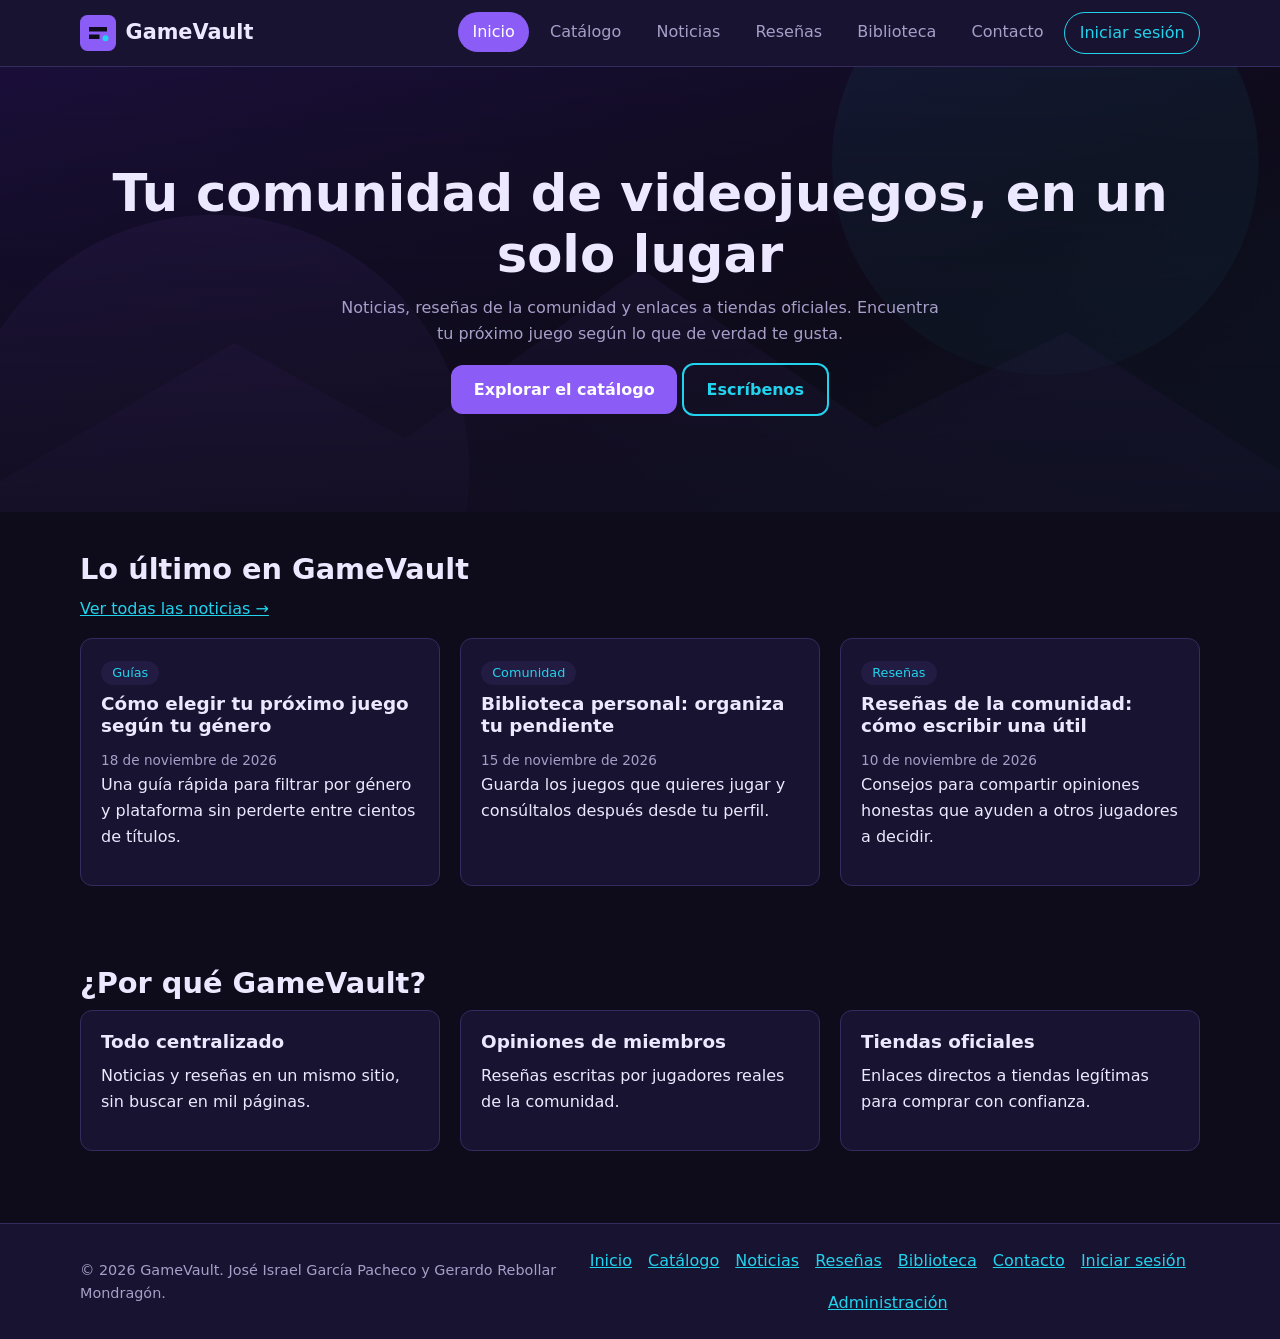
<file: index.html>
<!DOCTYPE html>
<html lang="es">

<head>
  <!-- Configuración inicial de la página -->
  <meta charset="UTF-8">
  <meta name="viewport" content="width=device-width, initial-scale=1">
  <meta name="description"
    content="Comunidad de noticias y reseñas de videojuegos con biblioteca personal y enlaces a tiendas oficiales.">
  <title>Inicio | GameVault</title>
  <link rel="icon" href="img/logo.svg" type="image/svg+xml">
  <link rel="stylesheet" href="css/styles.css">
</head>

<body>
  <!-- Barra superior -->
  <header class="encabezado">
    <!-- Logo y nombre de la página -->
    <a class="marca" href="index.html"><img src="img/logo.svg" alt="" width="36" height="36">GameVault</a>

    <!-- Menú hamburguesa -->
    <button class="menu-toggle" type="button" aria-expanded="false" aria-controls="menu-principal">☰ Menú</button>

    <!-- Menú de navegación entre las páginas -->
    <nav aria-label="Navegación principal">
      <ul class="menu" id="menu-principal">
        <li><a href="index.html" aria-current="page">Inicio</a></li>
        <li><a href="productos.html">Catálogo</a></li>
        <li><a href="noticias.html">Noticias</a></li>
        <li><a href="resenas.html">Reseñas</a></li>
        <li><a href="biblioteca.html">Biblioteca</a></li>
        <li><a href="contacto.html">Contacto</a></li>
        <li><a href="login.html" class="entrar">Iniciar sesión</a></li>
      </ul>
    </nav>
  </header>
  <main>
    <!-- Pantalla inicial -->
    <section class="hero" aria-labelledby="t-hero">
      <h1 id="t-hero">Tu comunidad de videojuegos, en un solo lugar</h1>
      <p>Noticias, reseñas de la comunidad y enlaces a tiendas oficiales. Encuentra tu próximo juego según lo que de
        verdad te gusta.</p>
      <a class="boton" href="productos.html">Explorar el catálogo</a>
      <a class="boton boton-sec" href="contacto.html">Escríbenos</a>
    </section>

    <!-- Recomendaciones de que hacer en la página -->
    <section aria-labelledby="t-noticias">
      <h2 id="t-noticias">Lo último en GameVault</h2>
      <p><a href="noticias.html">Ver todas las noticias →</a></p>
      <div class="rejilla tres" id="noticias-recientes">
        <article class="tarjeta">
          <time datetime="2026-11-18">18 de noviembre de 2026</time>
          <h3>Cómo elegir tu próximo juego según tu género</h3>
          <p>Una guía rápida para filtrar por género y plataforma sin perderte entre cientos de títulos.</p>
        </article>
        <article class="tarjeta">
          <time datetime="2026-11-15">15 de noviembre de 2026</time>
          <h3>Biblioteca personal: organiza tu pendiente</h3>
          <p>Guarda los juegos que quieres jugar y sigue tu progreso desde tu perfil (próximamente).</p>
        </article>
        <article class="tarjeta">
          <time datetime="2026-11-10">10 de noviembre de 2026</time>
          <h3>Reseñas de la comunidad: cómo escribir una útil</h3>
          <p>Consejos para compartir opiniones honestas que ayuden a otros jugadores a decidir.</p>
        </article>
      </div>
    </section>

    <!-- ¿Por qué usar GameVault?-->
    <section aria-labelledby="t-comunidad">
      <h2 id="t-comunidad">¿Por qué GameVault?</h2>
      <div class="rejilla tres">
        <article class="tarjeta">
          <h3>Todo centralizado</h3>
          <p>Noticias y reseñas en un mismo sitio, sin buscar en mil páginas.</p>
        </article>
        <article class="tarjeta">
          <h3>Opiniones de miembros</h3>
          <p>Reseñas escritas por jugadores reales de la comunidad.</p>
        </article>
        <article class="tarjeta">
          <h3>Tiendas oficiales</h3>
          <p>Enlaces directos a tiendas legítimas para comprar con confianza.</p>
        </article>
      </div>
    </section>
  </main>
  <footer class="pie">
    <!-- Derechos de autor -->
    <p>© 2026 GameVault. José Israel García Pacheco y Gerardo Rebollar Mondragón.</p>
    <!-- Enlaces a las otras páginas -->
    <nav aria-label="Enlaces del pie de página">
      <ul>
        <li><a href="index.html">Inicio</a></li>
        <li><a href="productos.html">Catálogo</a></li>
        <li><a href="noticias.html">Noticias</a></li>
        <li><a href="resenas.html">Reseñas</a></li>
        <li><a href="biblioteca.html">Biblioteca</a></li>
        <li><a href="contacto.html">Contacto</a></li>
        <li><a href="login.html">Iniciar sesión</a></li>
        <li><a href="admin.html">Administración</a></li>
      </ul>
    </nav>
  </footer>

  <script src="js/main.js" defer></script>
</body>

</html>
</file>
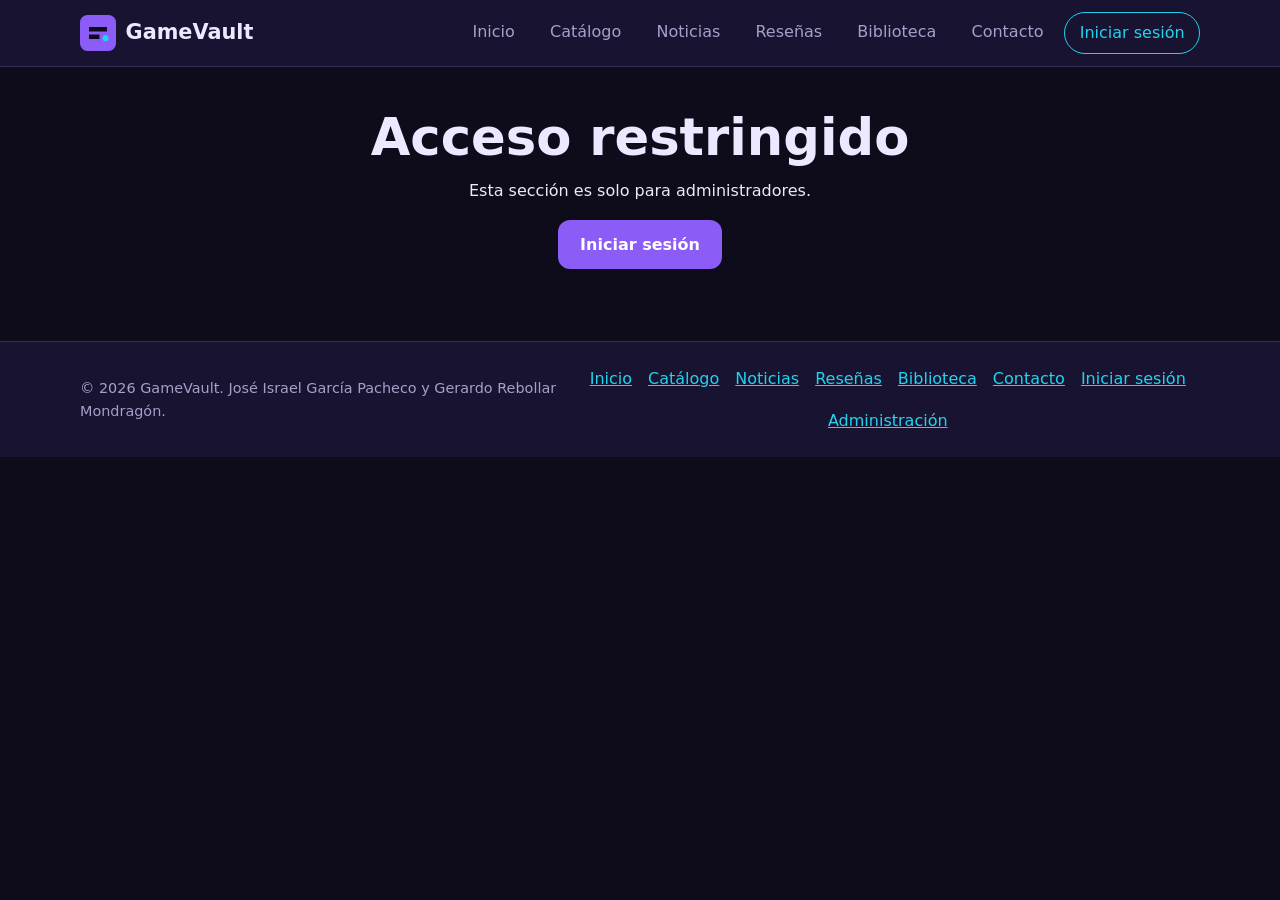
<file: admin.html>
<!DOCTYPE html>
<html lang="es">

<head>
  <!-- Configuracion inicial de la página -->
  <meta charset="UTF-8">
  <meta name="viewport" content="width=device-width, initial-scale=1">
  <meta name="description" content="Panel de administración: moderación de reseñas y publicación de noticias.">
  <title>Administración | GameVault</title>
  <link rel="icon" href="img/logo.svg" type="image/svg+xml">
  <link rel="stylesheet" href="css/styles.css">
</head>

<body>
  <!-- Barra superior -->
  <header class="encabezado">
    <!-- Logo y nombre de la página -->
    <a class="marca" href="index.html"><img src="img/logo.svg" alt="" width="36" height="36">GameVault</a>
    <!-- Menú hamburguesa -->
    <button class="menu-toggle" type="button" aria-expanded="false" aria-controls="menu-principal">☰ Menú</button>
    <!-- Menú de navegación entre las páginas -->
    <nav aria-label="Navegación principal">
      <ul class="menu" id="menu-principal">
        <li><a href="index.html">Inicio</a></li>
        <li><a href="productos.html">Catálogo</a></li>
        <li><a href="noticias.html">Noticias</a></li>
        <li><a href="resenas.html">Reseñas</a></li>
        <li><a href="biblioteca.html">Biblioteca</a></li>
        <li><a href="contacto.html">Contacto</a></li>
        <li><a href="login.html" class="entrar">Iniciar sesión</a></li>
      </ul>
    </nav>
  </header>
  <main data-requiere="admin">
    <!-- Encabezado de la página -->
    <section aria-labelledby="t-adm">
      <h1 id="t-adm">Panel de administración</h1>
      <aside class="aviso-acceso" aria-label="Requisito de acceso">
        <strong>Solo para administradores.</strong> Desde aquí se revisan las reseñas y se publican noticias.
      </aside>
    </section>

    <!-- Sección para moderación de reseñas -->
    <section aria-labelledby="t-mod">
      <h2 id="t-mod">Moderar reseñas</h2>
      <p>Revisa las reseñas publicadas y elimina las que tengan contenido inapropiado.</p>
      <ul class="catalogo lista-admin" id="lista-admin-resenas"></ul>
      <p id="admin-vacio" hidden>No hay reseñas para moderar.</p>
    </section>

    <!-- Sección para publicación de noticias -->
    <section aria-labelledby="t-pubnot">
      <h2 id="t-pubnot">Publicar una noticia</h2>
      <form class="formulario" id="form-noticia" action="#" method="post" novalidate>
        <label for="not-titulo">Título</label>
        <input type="text" id="not-titulo" name="titulo" required minlength="5" maxlength="100">
        <label for="not-cat">Categoría</label>
        <select id="not-cat" name="categoria" required>
          <option value="">Selecciona una categoría</option>
          <option value="industria">Industria</option>
          <option value="guias">Guías</option>
          <option value="comunidad">Comunidad</option>
          <option value="resenas">Reseñas</option>
        </select>
        <label for="not-texto">Contenido</label>
        <textarea id="not-texto" name="contenido" rows="7" required minlength="30" maxlength="2000"></textarea>
        <button class="boton" type="submit">Publicar noticia</button>
      </form>
    </section>
  </main>
  <footer class="pie">
    <!-- Derechos de autor -->
    <p>© 2026 GameVault. José Israel García Pacheco y Gerardo Rebollar Mondragón.</p>
    <!-- Enlaces a las otras páginas -->
    <nav aria-label="Enlaces del pie de página">
      <ul>
        <li><a href="index.html">Inicio</a></li>
        <li><a href="productos.html">Catálogo</a></li>
        <li><a href="noticias.html">Noticias</a></li>
        <li><a href="resenas.html">Reseñas</a></li>
        <li><a href="biblioteca.html">Biblioteca</a></li>
        <li><a href="contacto.html">Contacto</a></li>
        <li><a href="login.html">Iniciar sesión</a></li>
        <li><a href="admin.html">Administración</a></li>
      </ul>
    </nav>
  </footer>

  <script src="js/main.js" defer></script>
</body>

</html>
</file>
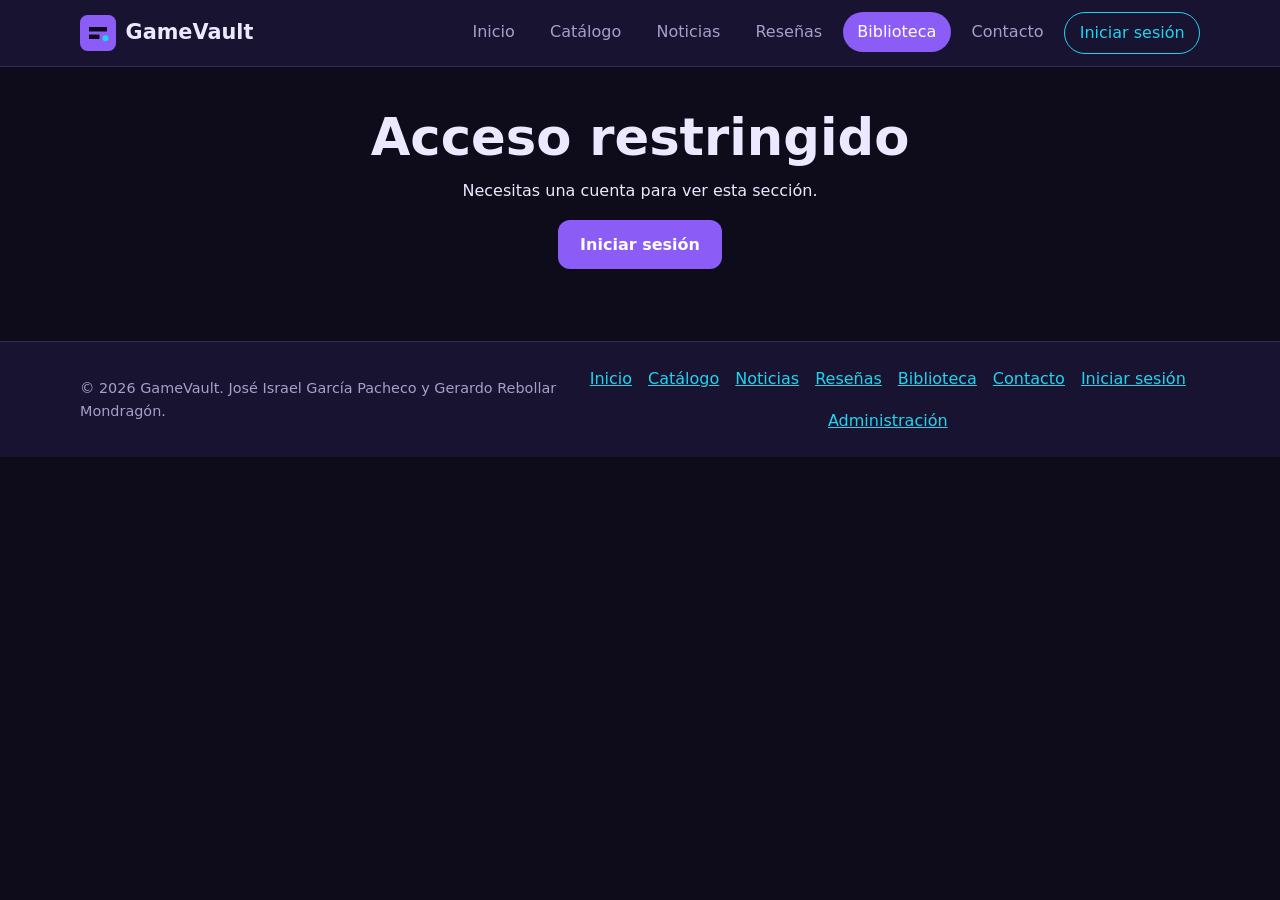
<file: biblioteca.html>
<!DOCTYPE html>
<html lang="es">

<head>
  <!-- Configuración inicial de la página -->
  <meta charset="UTF-8">
  <meta name="viewport" content="width=device-width, initial-scale=1">
  <meta name="description" content="Biblioteca personal de videojuegos guardados.">
  <title>Mi biblioteca | GameVault</title>
  <link rel="icon" href="img/logo.svg" type="image/svg+xml">
  <link rel="stylesheet" href="css/styles.css">
</head>

<body>
  <!-- Barra superior -->
  <header class="encabezado">
    <!-- Logo y nombre de la página -->
    <a class="marca" href="index.html"><img src="img/logo.svg" alt="" width="36" height="36">GameVault</a>

    <!-- Menú hamburguesa -->
    <button class="menu-toggle" type="button" aria-expanded="false" aria-controls="menu-principal">☰ Menú</button>

    <nav aria-label="Navegación principal">
      <!-- Menú de navegación entre las páginas-->
      <ul class="menu" id="menu-principal">
        <li><a href="index.html">Inicio</a></li>
        <li><a href="productos.html">Catálogo</a></li>
        <li><a href="noticias.html">Noticias</a></li>
        <li><a href="resenas.html">Reseñas</a></li>
        <li><a href="biblioteca.html" aria-current="page">Biblioteca</a></li>
        <li><a href="contacto.html">Contacto</a></li>
        <li><a href="login.html" class="entrar">Iniciar sesión</a></li>
      </ul>
    </nav>
  </header>
  <main data-requiere="usuario">
    <!-- Encabezado de la página -->
    <section aria-labelledby="t-bib">
      <h1 id="t-bib">Mi biblioteca</h1>
      <p>Guarda juegos del catálogo y consúltalos aquí cuando quieras, sin buscarlos uno por uno.</p>
      <!-- Aviso de inicio de sesión para usar la biblioteca -->
      <aside class="aviso-acceso" aria-label="Requisito de acceso">
        <strong>Solo para usuarios con cuenta.</strong> Los invitados no tienen biblioteca; <a href="login.html">inicia
          sesión o crea una cuenta</a> para guardar juegos.
      </aside>
      <ul class="catalogo" id="lista-biblioteca"></ul>
      <p id="biblioteca-vacia" hidden>Aún no tienes juegos guardados. Ve al <a href="productos.html">catálogo</a> y pulsa "Guardar en biblioteca".</p>
    </section>
  </main>
  <footer class="pie">
    <!-- Derechos de autor -->
    <p>© 2026 GameVault. José Israel García Pacheco y Gerardo Rebollar Mondragón.</p>
    <!-- Enlaces a las otras páginas -->
    <nav aria-label="Enlaces del pie de página">
      <ul>
        <li><a href="index.html">Inicio</a></li>
        <li><a href="productos.html">Catálogo</a></li>
        <li><a href="noticias.html">Noticias</a></li>
        <li><a href="resenas.html">Reseñas</a></li>
        <li><a href="biblioteca.html">Biblioteca</a></li>
        <li><a href="contacto.html">Contacto</a></li>
        <li><a href="login.html">Iniciar sesión</a></li>
        <li><a href="admin.html">Administración</a></li>
      </ul>
    </nav>
  </footer>

  <script src="js/juegos.js" defer></script>
  <script src="js/main.js" defer></script>
</body>

</html>
</file>
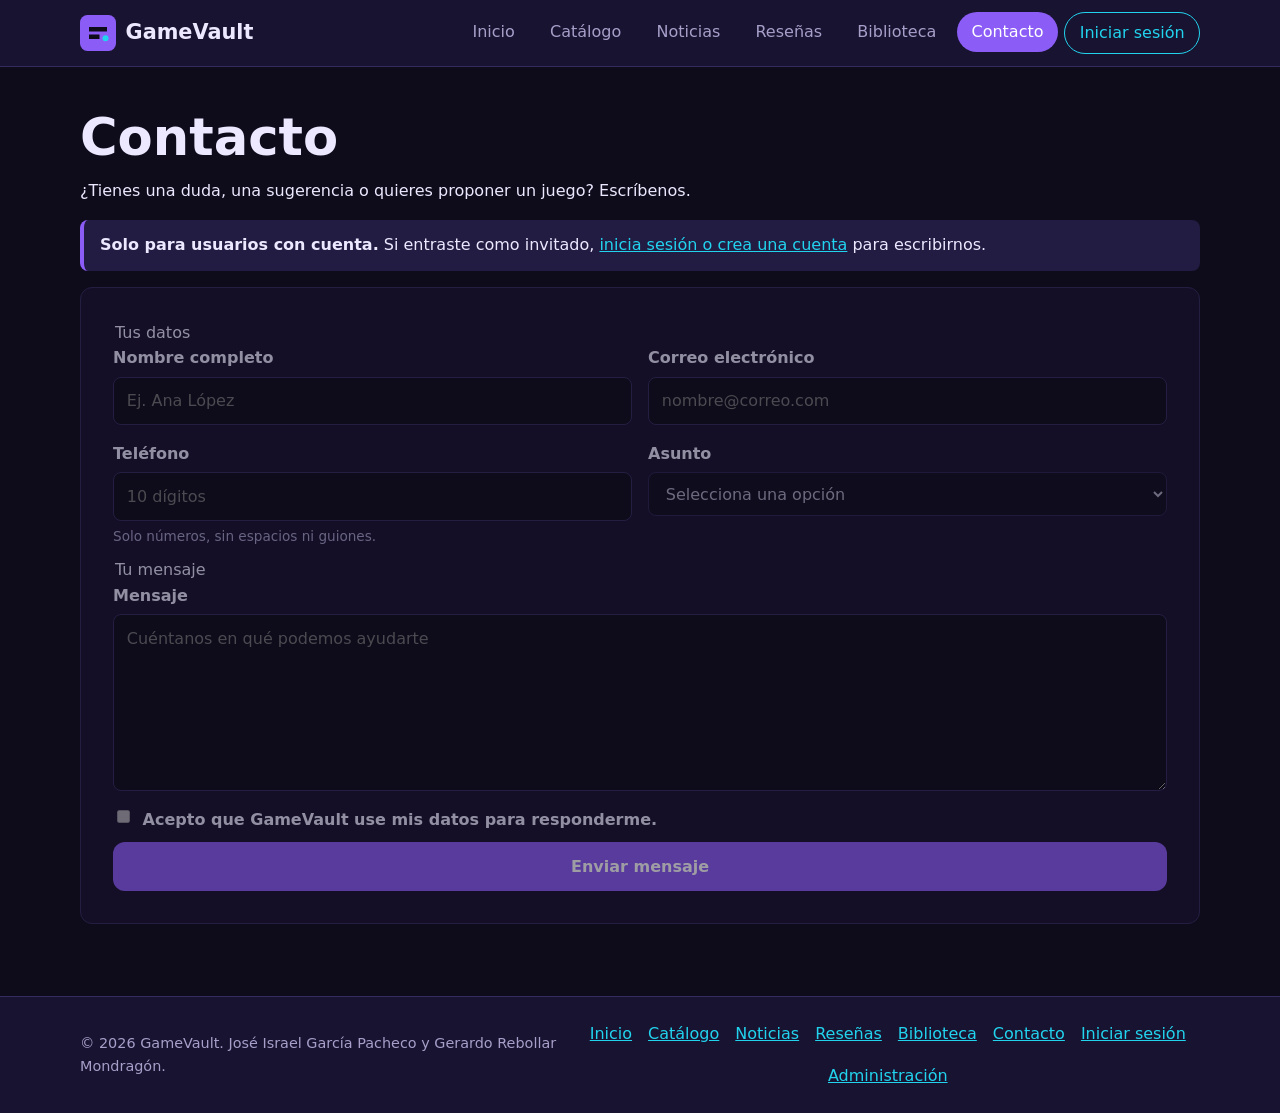
<file: contacto.html>
<!DOCTYPE html>
<html lang="es">

<head>
  <!-- Configuración inicial de la página -->
  <meta charset="UTF-8">
  <meta name="viewport" content="width=device-width, initial-scale=1">
  <meta name="description" content="Formulario de contacto de GameVault (solo usuarios con cuenta).">
  <title>Contacto | GameVault</title>
  <link rel="icon" href="img/logo.svg" type="image/svg+xml">
  <link rel="stylesheet" href="css/styles.css">
</head>

<body>
  <!-- Barra superior -->
  <header class="encabezado">
    <!-- Logo y nombre de la página -->
    <a class="marca" href="index.html"><img src="img/logo.svg" alt="" width="36" height="36">GameVault</a>

    <!-- Menú hamburguesa -->
    <button class="menu-toggle" type="button" aria-expanded="false" aria-controls="menu-principal">☰ Menú</button>

    <!-- Menú de navegación entre las páginas-->
    <nav aria-label="Navegación principal">
      <ul class="menu" id="menu-principal">
        <li><a href="index.html">Inicio</a></li>
        <li><a href="productos.html">Catálogo</a></li>
        <li><a href="noticias.html">Noticias</a></li>
        <li><a href="resenas.html">Reseñas</a></li>
        <li><a href="biblioteca.html">Biblioteca</a></li>
        <li><a href="contacto.html" aria-current="page">Contacto</a></li>
        <li><a href="login.html" class="entrar">Iniciar sesión</a></li>
      </ul>
    </nav>
  </header>
  <main>
    <!-- Encabezado de la página -->
    <section aria-labelledby="t-contacto">
      <h1 id="t-contacto">Contacto</h1>
      <p>¿Tienes una duda, una sugerencia o quieres proponer un juego? Escríbenos.</p>
      <aside class="aviso-acceso" aria-label="Requisito de acceso">
        <!-- Aviso de inicio de sesión para usar el formulario de contacto -->
        <strong>Solo para usuarios con cuenta.</strong> Si entraste como invitado, <a href="login.html">inicia sesión o
          crea una cuenta</a> para escribirnos.
      </aside>

      <!-- Formulario de contacto -->
      <form class="formulario" id="form-contacto" action="#" method="post" novalidate data-requiere="usuario">
        <fieldset>
          <legend>Tus datos</legend>
          <div class="doble">
            <div class="campo">
              <label for="nombre">Nombre completo</label>
              <input type="text" id="nombre" name="nombre" required minlength="3" maxlength="60" autocomplete="name"
                placeholder="Ej. Ana López">
            </div>
            <div class="campo">
              <label for="correo">Correo electrónico</label>
              <input type="email" id="correo" name="correo" required autocomplete="email"
                placeholder="nombre@correo.com">
            </div>
          </div>
          <div class="doble">
            <div class="campo">
              <label for="telefono">Teléfono</label>
              <input type="tel" id="telefono" name="telefono" required pattern="[0-9]{10}" inputmode="numeric"
                autocomplete="tel" placeholder="10 dígitos" aria-describedby="ayuda-tel">
              <small class="ayuda" id="ayuda-tel">Solo números, sin espacios ni guiones.</small>
            </div>
            <div class="campo">
              <label for="asunto">Asunto</label>
              <select id="asunto" name="asunto" required>
                <option value="">Selecciona una opción</option>
                <option value="duda">Duda general</option>
                <option value="sugerencia">Sugerencia de juego</option>
                <option value="resena">Problema con una reseña</option>
                <option value="otro">Otro</option>
              </select>
            </div>
          </div>
        </fieldset>
        <fieldset>
          <legend>Tu mensaje</legend>
          <div class="campo">
            <label for="mensaje">Mensaje</label>
            <textarea id="mensaje" name="mensaje" rows="6" required minlength="10" maxlength="500"
              placeholder="Cuéntanos en qué podemos ayudarte"></textarea>
          </div>
          <div class="campo casilla">
            <input type="checkbox" id="acepto" name="acepto" required>
            <label for="acepto">Acepto que GameVault use mis datos para responderme.</label>
          </div>
        </fieldset>
        <button class="boton" type="submit">Enviar mensaje</button>
      </form>
    </section>
  </main>
  <footer class="pie">
    <!-- Derechos de autor -->
    <p>© 2026 GameVault. José Israel García Pacheco y Gerardo Rebollar Mondragón.</p>
    <!-- Enlaces a las otras páginas -->
    <nav aria-label="Enlaces del pie de página">
      <ul>
        <li><a href="index.html">Inicio</a></li>
        <li><a href="productos.html">Catálogo</a></li>
        <li><a href="noticias.html">Noticias</a></li>
        <li><a href="resenas.html">Reseñas</a></li>
        <li><a href="biblioteca.html">Biblioteca</a></li>
        <li><a href="contacto.html">Contacto</a></li>
        <li><a href="login.html">Iniciar sesión</a></li>
        <li><a href="admin.html">Administración</a></li>
      </ul>
    </nav>
  </footer>

  <script src="js/main.js" defer></script>
</body>

</html>
</file>
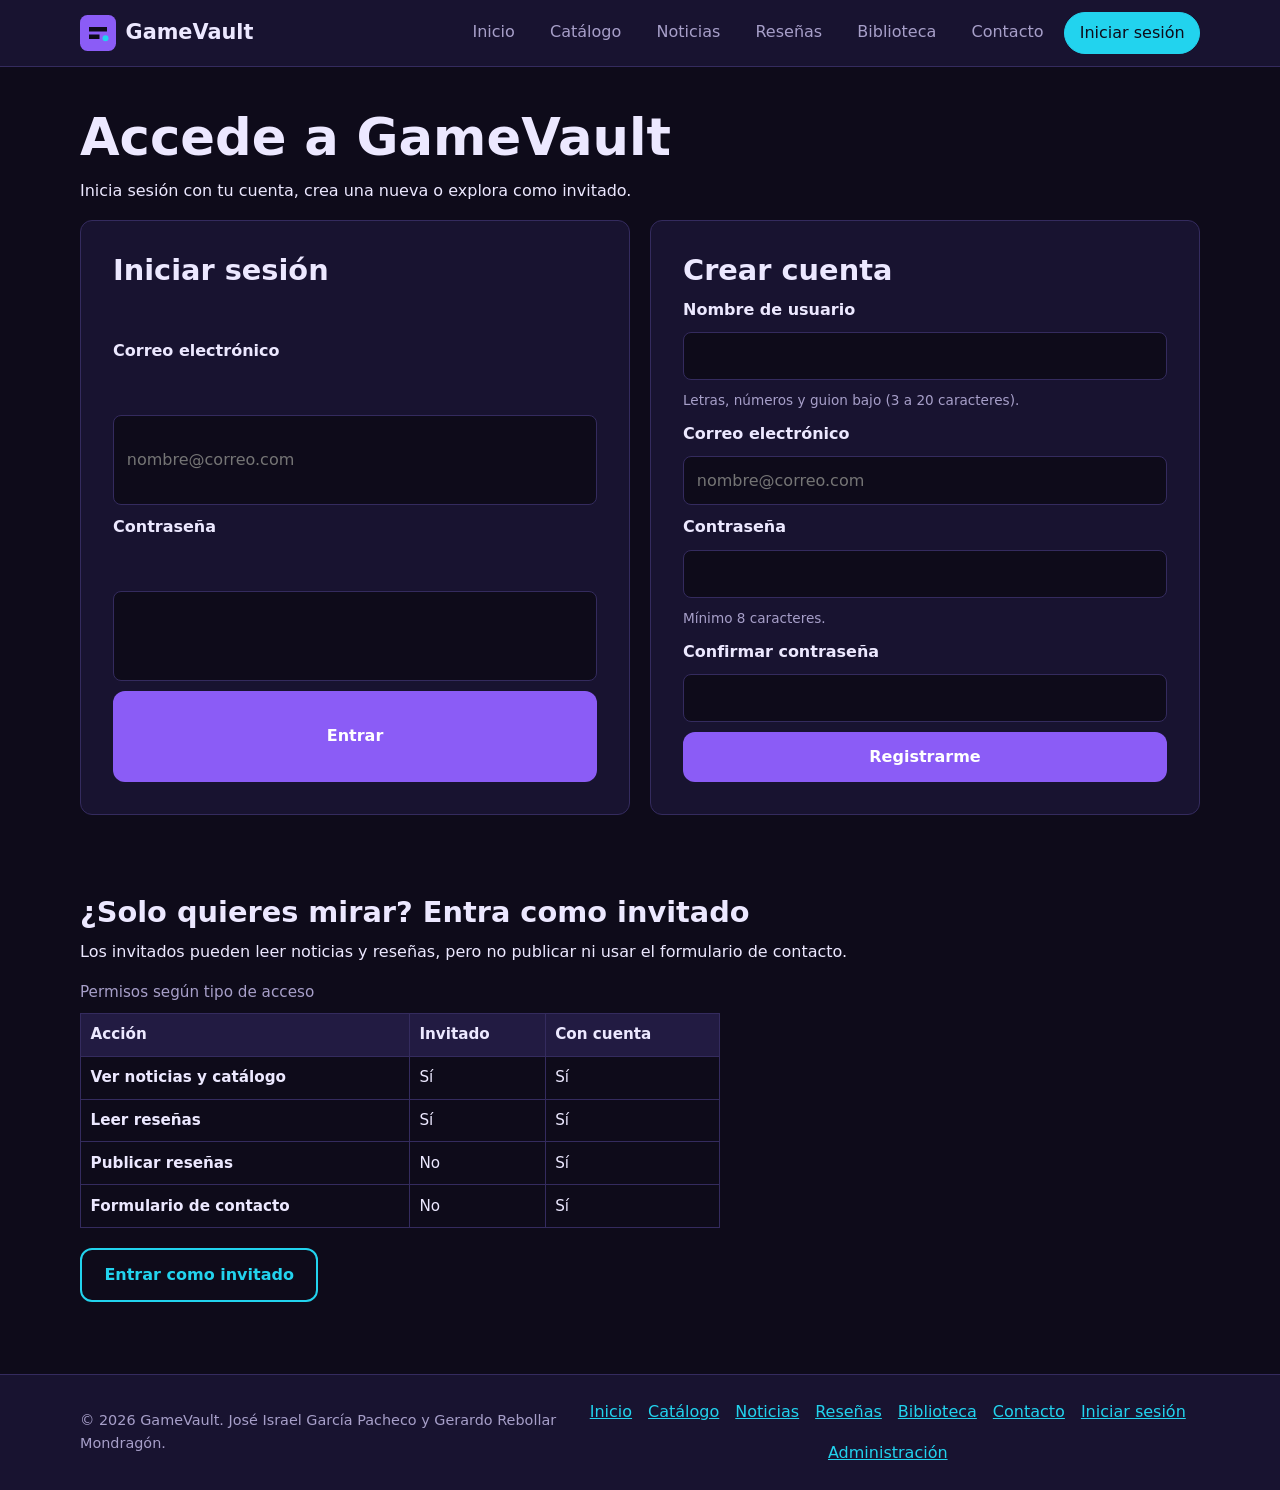
<file: login.html>
<!DOCTYPE html>
<html lang="es">

<head>
  <!-- Configuración inicial de la página -->
  <meta charset="UTF-8">
  <meta name="viewport" content="width=device-width, initial-scale=1">
  <meta name="description" content="Inicia sesión, crea tu cuenta o entra como invitado en GameVault.">
  <title>Iniciar sesión | GameVault</title>
  <link rel="icon" href="img/logo.svg" type="image/svg+xml">
  <link rel="stylesheet" href="css/styles.css">
</head>

<body>
  <!-- Barra superior -->
  <header class="encabezado">
    <!-- Logo y nombre de la página -->
    <a class="marca" href="index.html"><img src="img/logo.svg" alt="" width="36" height="36">GameVault</a>

    <!-- Menú hamburguesa -->
    <button class="menu-toggle" type="button" aria-expanded="false" aria-controls="menu-principal">☰ Menú</button>

    <!-- Menú de navegación entre las páginas-->
    <nav aria-label="Navegación principal">
      <ul class="menu" id="menu-principal">
        <li><a href="index.html">Inicio</a></li>
        <li><a href="productos.html">Catálogo</a></li>
        <li><a href="noticias.html">Noticias</a></li>
        <li><a href="resenas.html">Reseñas</a></li>
        <li><a href="biblioteca.html">Biblioteca</a></li>
        <li><a href="contacto.html">Contacto</a></li>
        <li><a href="login.html" class="entrar" aria-current="page">Iniciar sesión</a></li>
      </ul>
    </nav>
  </header>
  <main>
    <!-- Encabezado de la página -->
    <section aria-labelledby="t-acceso">
      <h1 id="t-acceso">Accede a GameVault</h1>
      <p>Inicia sesión con tu cuenta, crea una nueva o explora como invitado.</p>

      <!-- Formulario de inicio de sesión -->
      <section class="acceso" aria-label="Formularios de acceso">
        <form class="formulario" id="form_login" action="#" method="post" aria-labelledby="t-login">
          <h2 id="t-login">Iniciar sesión</h2>
          <label for="login-correo">Correo electrónico</label>
          <input type="email" id="login-correo" name="correo" required autocomplete="email"
            placeholder="nombre@correo.com">
          <label for="login-pass">Contraseña</label>
          <input type="password" id="login-pass" name="contrasena" required minlength="8"
            autocomplete="current-password">
          <button class="boton" type="submit">Entrar</button>
        </form>

        <!-- Formulario de registro / Crear cuenta-->
        <form class="formulario" id="form_registro" action="#" method="post" aria-labelledby="t-registro">
          <h2 id="t-registro">Crear cuenta</h2>
          <label for="reg-usuario">Nombre de usuario</label>
          <input type="text" id="reg-usuario" name="usuario" required minlength="3" maxlength="20"
            pattern="[A-Za-z0-9_]+" autocomplete="username" aria-describedby="ayuda-usuario">
          <small class="ayuda" id="ayuda-usuario">Letras, números y guion bajo (3 a 20 caracteres).</small>
          <label for="reg-correo">Correo electrónico</label>
          <input type="email" id="reg-correo" name="correo" required autocomplete="email"
            placeholder="nombre@correo.com">
          <label for="reg-pass">Contraseña</label>
          <input type="password" id="reg-pass" name="contrasena" required minlength="8" autocomplete="new-password"
            aria-describedby="ayuda-pass">
          <small class="ayuda" id="ayuda-pass">Mínimo 8 caracteres.</small>
          <label for="reg-pass2">Confirmar contraseña</label>
          <input type="password" id="reg-pass2" name="contrasena2" required minlength="8" autocomplete="new-password">
          <button class="boton" type="submit">Registrarme</button>
        </form>
      </section>
    </section>

    <!-- Otras opciones de acceso -->
    <section aria-labelledby="t-invitado">
      <!-- Acceso como invitado -->
      <h2 id="t-invitado">¿Solo quieres mirar? Entra como invitado</h2>
      <p>Los invitados pueden leer noticias y reseñas, pero no publicar ni usar el formulario de contacto.</p>
      <!-- Tabla de permisos según el tipo de acceso que se tiene -->
      <table class="permisos">
        <caption>Permisos según tipo de acceso</caption>
        <thead>
          <tr>
            <th scope="col">Acción</th>
            <th scope="col">Invitado</th>
            <th scope="col">Con cuenta</th>
          </tr>
        </thead>
        <tbody>
          <tr>
            <th scope="row">Ver noticias y catálogo</th>
            <td>Sí</td>
            <td>Sí</td>
          </tr>
          <tr>
            <th scope="row">Leer reseñas</th>
            <td>Sí</td>
            <td>Sí</td>
          </tr>
          <tr>
            <th scope="row">Publicar reseñas</th>
            <td>No</td>
            <td>Sí</td>
          </tr>
          <tr>
            <th scope="row">Formulario de contacto</th>
            <td>No</td>
            <td>Sí</td>
          </tr>
        </tbody>
      </table>
      <a class="boton boton-sec" id="entrar_invitado" href="index.html">Entrar como invitado</a>
    </section>
  </main>
  <footer class="pie">
    <!-- Derechos de autor -->
    <p>© 2026 GameVault. José Israel García Pacheco y Gerardo Rebollar Mondragón.</p>
    <!-- Enlaces a las otras páginas -->
    <nav aria-label="Enlaces del pie de página">
      <ul>
        <li><a href="index.html">Inicio</a></li>
        <li><a href="productos.html">Catálogo</a></li>
        <li><a href="noticias.html">Noticias</a></li>
        <li><a href="resenas.html">Reseñas</a></li>
        <li><a href="biblioteca.html">Biblioteca</a></li>
        <li><a href="contacto.html">Contacto</a></li>
        <li><a href="login.html">Iniciar sesión</a></li>
        <li><a href="admin.html">Administración</a></li>
      </ul>
    </nav>
  </footer>

  <script src="js/main.js" defer></script>
</body>

</html>
</file>
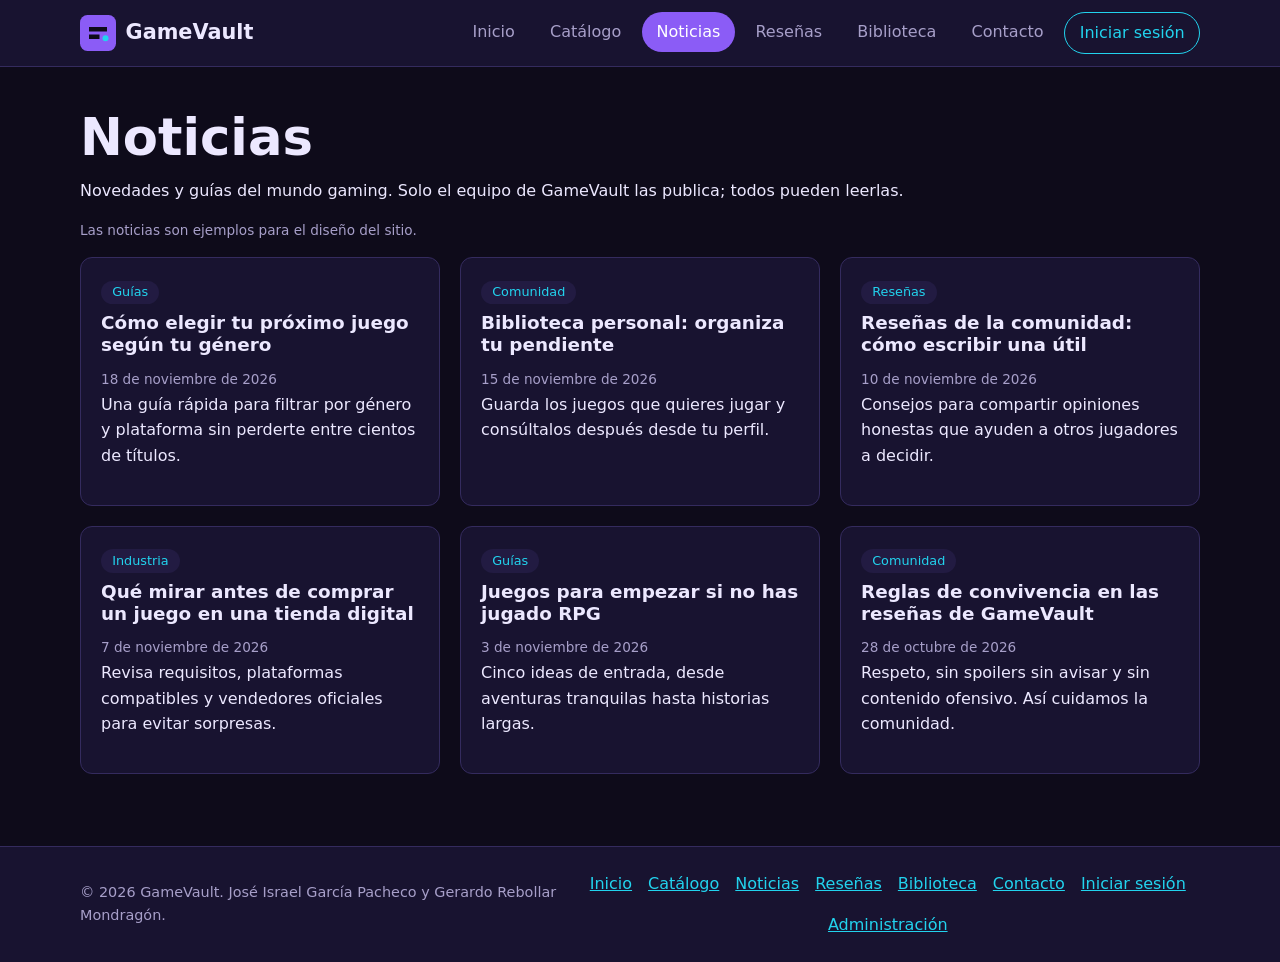
<file: noticias.html>
<!DOCTYPE html>
<html lang="es">

<head>
  <!-- Configuración inicial de la página -->
  <meta charset="UTF-8">
  <meta name="viewport" content="width=device-width, initial-scale=1">
  <meta name="description" content="Noticias del mundo gaming publicadas por el equipo de GameVault.">
  <title>Noticias | GameVault</title>
  <link rel="icon" href="img/logo.svg" type="image/svg+xml">
  <link rel="stylesheet" href="css/styles.css">
</head>

<body>
  <!-- Barra superior -->
  <header class="encabezado">
    <!-- Logo y nombre de la página-->
    <a class="marca" href="index.html"><img src="img/logo.svg" alt="" width="36" height="36">GameVault</a>

    <!-- Menú hamburguesa -->
    <button class="menu-toggle" type="button" aria-expanded="false" aria-controls="menu-principal">☰ Menú</button>

    <!-- Menú de navegación entre las páginas -->
    <nav aria-label="Navegación principal">
      <ul class="menu" id="menu-principal">
        <li><a href="index.html">Inicio</a></li>
        <li><a href="productos.html">Catálogo</a></li>
        <li><a href="noticias.html" aria-current="page">Noticias</a></li>
        <li><a href="resenas.html">Reseñas</a></li>
        <li><a href="biblioteca.html">Biblioteca</a></li>
        <li><a href="contacto.html">Contacto</a></li>
        <li><a href="login.html" class="entrar">Iniciar sesión</a></li>
      </ul>
    </nav>
  </header>
  <main>
    <!-- Encabezado de la página -->
    <section aria-labelledby="t-not">
      <h1 id="t-not">Noticias</h1>
      <p>Novedades y guías del mundo gaming. Solo el equipo de GameVault las publica; todos pueden leerlas.</p>
      <p class="aviso">Las noticias son ejemplos para el diseño del sitio.</p>

      <!-- Noticias disponibles -->
      <section class="rejilla tres" id="lista-noticias" aria-label="Lista de noticias"></section>
    </section>
  </main>
  <footer class="pie">
    <!-- Derechos de autor -->
    <p>© 2026 GameVault. José Israel García Pacheco y Gerardo Rebollar Mondragón.</p>
    <!-- Enlaces a las otras páginas -->
    <nav aria-label="Enlaces del pie de página">
      <ul>
        <li><a href="index.html">Inicio</a></li>
        <li><a href="productos.html">Catálogo</a></li>
        <li><a href="noticias.html">Noticias</a></li>
        <li><a href="resenas.html">Reseñas</a></li>
        <li><a href="biblioteca.html">Biblioteca</a></li>
        <li><a href="contacto.html">Contacto</a></li>
        <li><a href="login.html">Iniciar sesión</a></li>
        <li><a href="admin.html">Administración</a></li>
      </ul>
    </nav>
  </footer>

  <script src="js/main.js" defer></script>
</body>

</html>
</file>
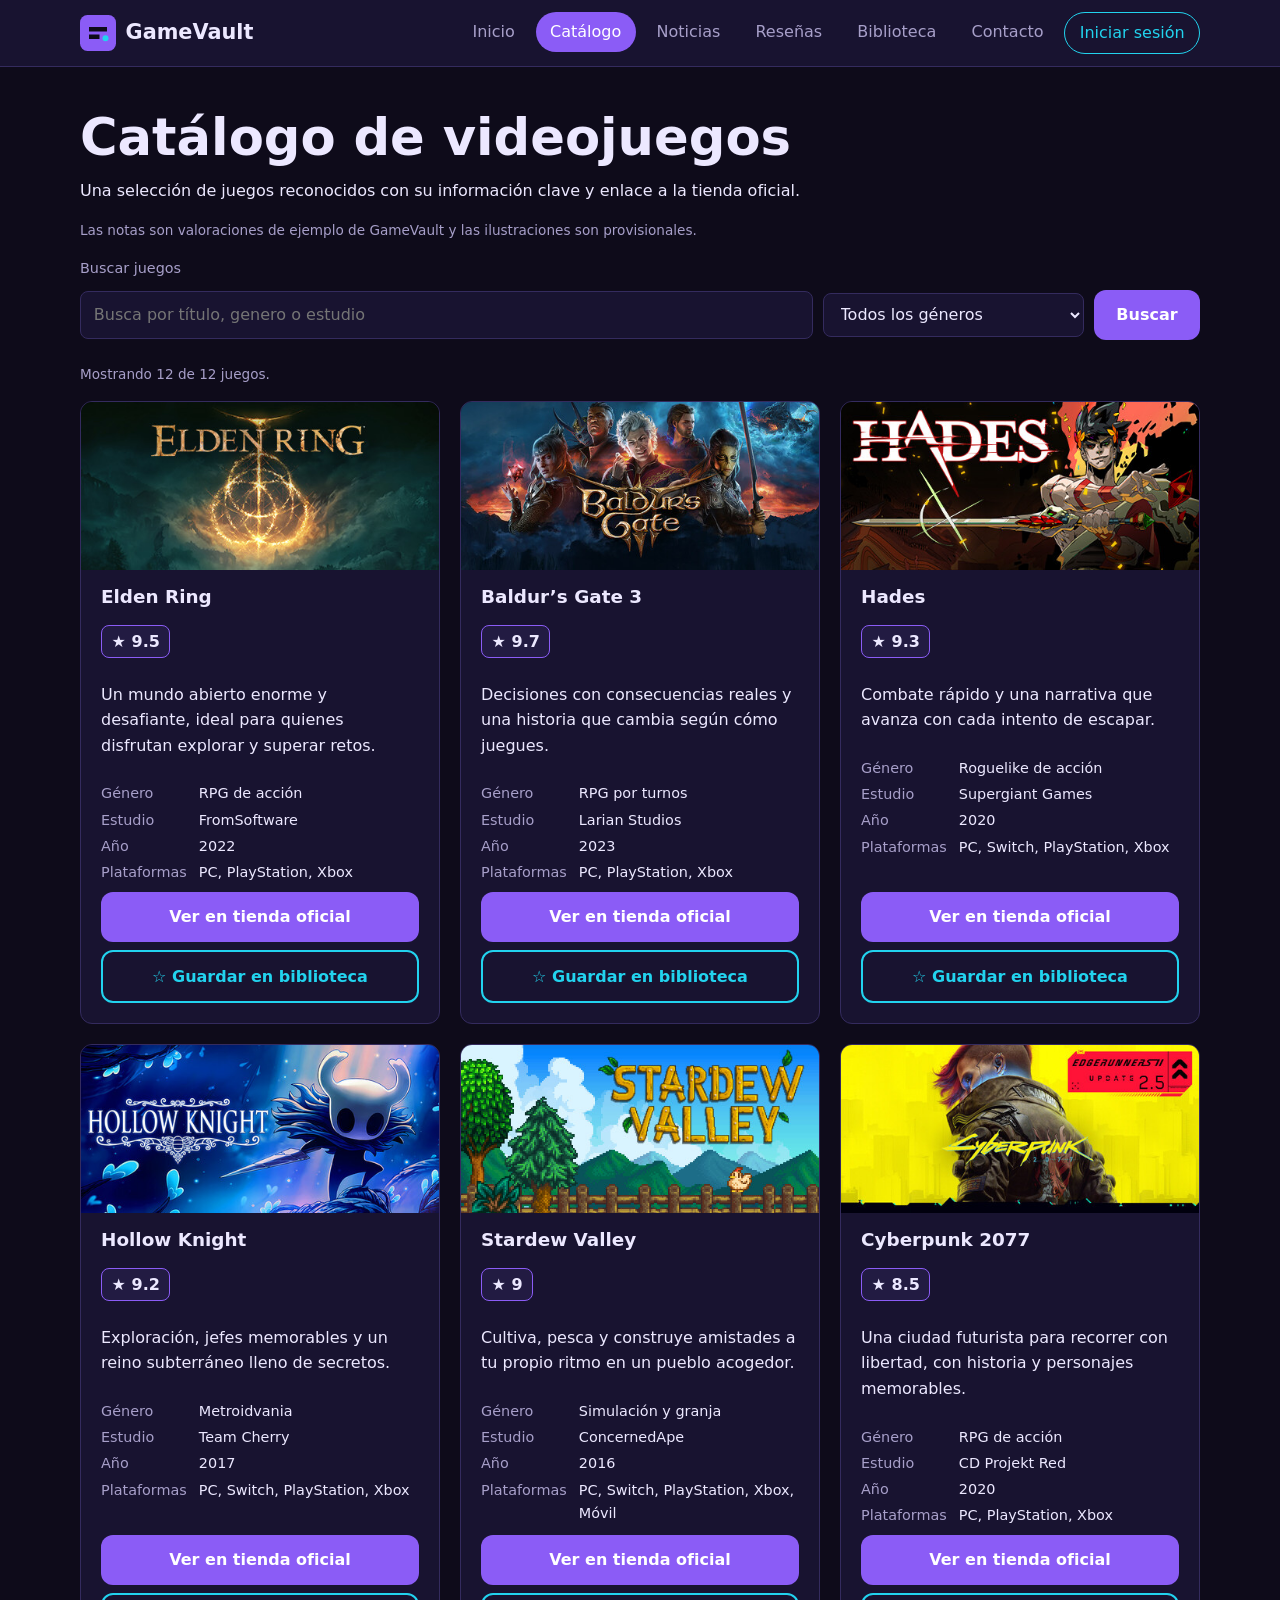
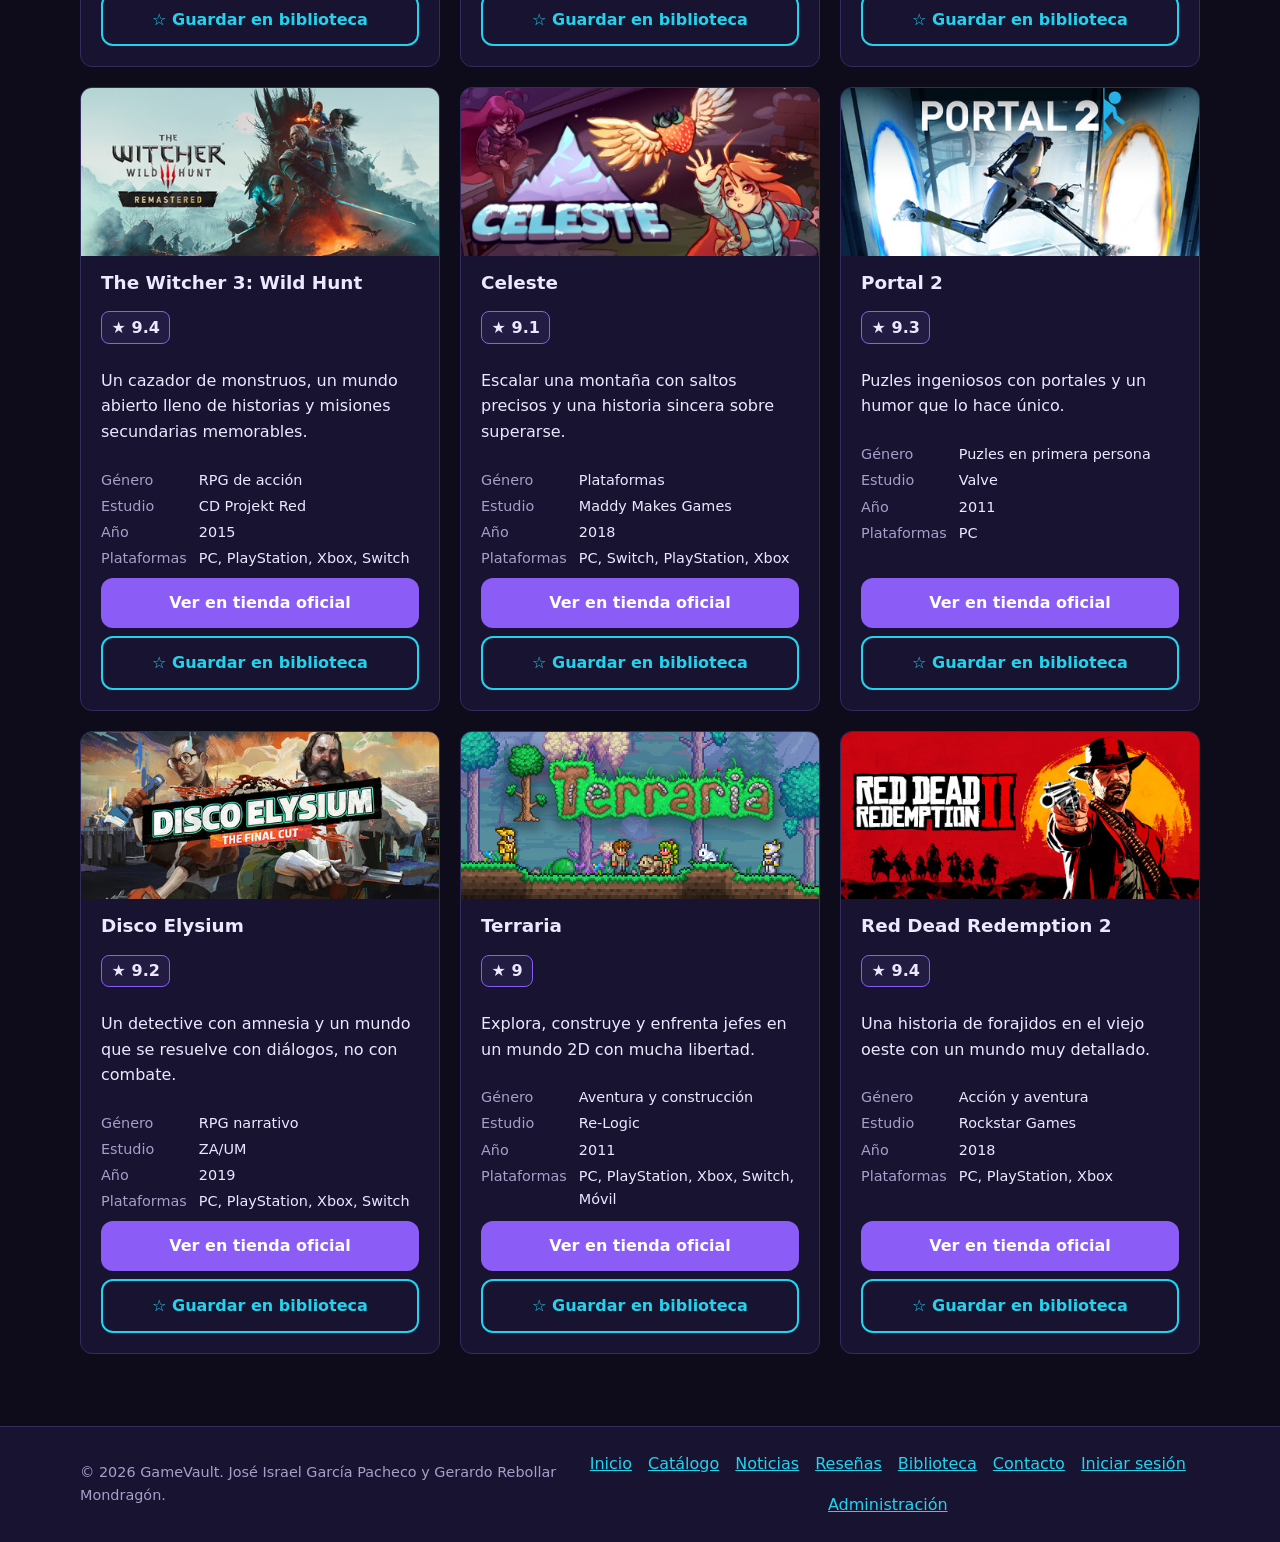
<file: productos.html>
<!DOCTYPE html>
<html lang="es">

<head>
  <!-- Configuración inicial de la página -->
  <meta charset="UTF-8">
  <meta name="viewport" content="width=device-width, initial-scale=1">
  <meta name="description"
    content="Catálogo de videojuegos con género, estudio, plataformas y enlaces a tiendas oficiales.">
  <title>Catálogo | GameVault</title>
  <link rel="icon" href="img/logo.svg" type="image/svg+xml">
  <link rel="stylesheet" href="css/styles.css">
</head>

<body>
  <!-- Barra superior -->
  <header class="encabezado">
    <!-- Logo y nombre de la página -->
    <a class="marca" href="index.html"><img src="img/logo.svg" alt="" width="36" height="36">GameVault</a>

    <!-- Menú hamburguesa -->
    <button class="menu-toggle" type="button" aria-expanded="false" aria-controls="menu-principal">☰ Menú</button>

    <!-- Menú de navgación entre las páginas-->
    <nav aria-label="Navegación principal">
      <ul class="menu" id="menu-principal">
        <li><a href="index.html">Inicio</a></li>
        <li><a href="productos.html" aria-current="page">Catálogo</a></li>
        <li><a href="noticias.html">Noticias</a></li>
        <li><a href="resenas.html">Reseñas</a></li>
        <li><a href="biblioteca.html">Biblioteca</a></li>
        <li><a href="contacto.html">Contacto</a></li>
        <li><a href="login.html" class="entrar">Iniciar sesión</a></li>
      </ul>
    </nav>
  </header>
  <main>
    <!-- Encabezado de la página -->
    <section aria-labelledby="t-cat">
      <h1 id="t-cat">Catálogo de videojuegos</h1>
      <p>Una selección de juegos reconocidos con su información clave y enlace a la tienda oficial.</p>
      <p class="aviso">Las notas son valoraciones de ejemplo de GameVault y las ilustraciones son provisionales.</p>

      <!-- Barra que busqueda entre los juegos del catálogo -->
      <form class="buscador" role="search" action="#" method="get">
        <label for="buscar">Buscar juegos</label>
        <input type="search" name="q" id="buscar" placeholder="Busca por título, genero o estudio">
        <select name="genero" id="filtro-genero" aria-label="Filtrar por género">
          <option value="">Todos los géneros</option>
        </select>
        <button class="boton" type="submit">Buscar</button>
      </form>
      <!-- Contador de juegos encontrados -->
      <p class="aviso" id="contador" aria-label="polite"></p>

      <!-- Lista de juegos -->
      <ul class="catalogo" id="catalogo"></ul>
      <p id="sin-resultados" hidden>No encontramos juegos con esa búsqueda. Prueba con otra palabra o cambia el filtro.</p>
    </section>
  </main>
  <footer class="pie">
    <!-- Derechos de autor -->
    <p>© 2026 GameVault. José Israel García Pacheco y Gerardo Rebollar Mondragón.</p>
    <!-- Enlaces a las otras páginas -->
    <nav aria-label="Enlaces del pie de página">
      <ul>
        <li><a href="index.html">Inicio</a></li>
        <li><a href="productos.html">Catálogo</a></li>
        <li><a href="noticias.html">Noticias</a></li>
        <li><a href="resenas.html">Reseñas</a></li>
        <li><a href="biblioteca.html">Biblioteca</a></li>
        <li><a href="contacto.html">Contacto</a></li>
        <li><a href="login.html">Iniciar sesión</a></li>
        <li><a href="admin.html">Administración</a></li>
      </ul>
    </nav>
  </footer>

  <script src="js/juegos.js" defer></script>
  <script src="js/main.js" defer></script>
</body>

</html>
</file>
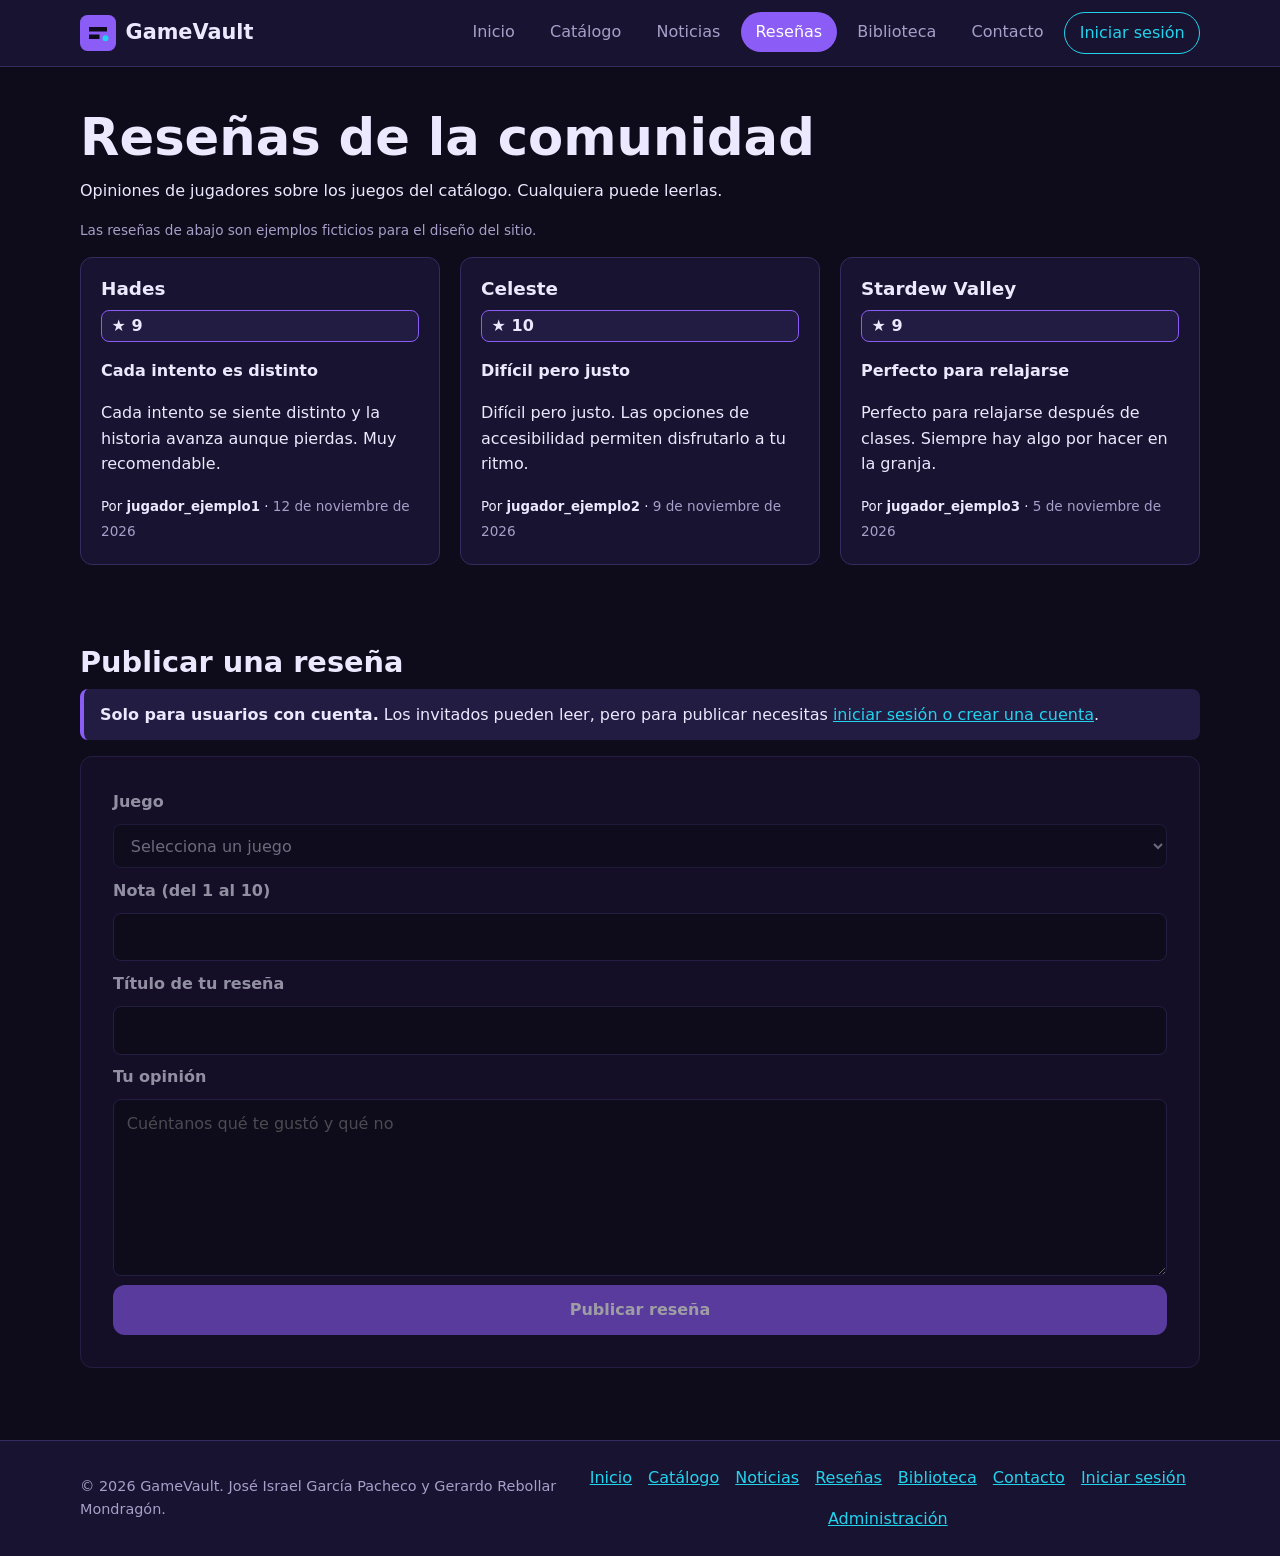
<file: resenas.html>
<!DOCTYPE html>
<html lang="es">

<head>
  <!-- Configuración inicial de la página -->
  <meta charset="UTF-8">
  <meta name="viewport" content="width=device-width, initial-scale=1">
  <meta name="description" content="Reseñas de la comunidad de GameVault sobre videojuegos.">
  <title>Reseñas | GameVault</title>
  <link rel="icon" href="img/logo.svg" type="image/svg+xml">
  <link rel="stylesheet" href="css/styles.css">
</head>

<body>
  <!-- Barra superior -->
  <header class="encabezado">
    <!-- Logo y nombre de la página -->
    <a class="marca" href="index.html"><img src="img/logo.svg" alt="" width="36" height="36">GameVault</a>

    <!-- Menú hamburguesa -->
    <button class="menu-toggle" type="button" aria-expanded="false" aria-controls="menu-principal">☰ Menú</button>

    <!-- Menú de navegación entre las páginas -->
    <nav aria-label="Navegación principal">
      <ul class="menu" id="menu-principal">
        <li><a href="index.html">Inicio</a></li>
        <li><a href="productos.html">Catálogo</a></li>
        <li><a href="noticias.html">Noticias</a></li>
        <li><a href="resenas.html" aria-current="page">Reseñas</a></li>
        <li><a href="biblioteca.html">Biblioteca</a></li>
        <li><a href="contacto.html">Contacto</a></li>
        <li><a href="login.html" class="entrar">Iniciar sesión</a></li>
      </ul>
    </nav>
  </header>
  <main>
    <!-- Encabezado de la página -->
    <section aria-labelledby="t-res">
      <h1 id="t-res">Reseñas de la comunidad</h1>
      <p>Opiniones de jugadores sobre los juegos del catálogo. Cualquiera puede leerlas.</p>
      <p class="aviso">Las reseñas de abajo son ejemplos ficticios para el diseño del sitio.</p>

      <!-- Reseñas disponibles en la página -->
      <section class="rejilla tres" id="lista-resenas" aria-label="Lista de reseñas">
        <p id="resenas-vacia" hidden>Aún no hay reseñas. ¡Sé la primer persona en publicar una!</p>
      </section>
    </section>

    <!-- Sección para publicar una reseña -->
    <section aria-labelledby="t-pub">
      <h2 id="t-pub">Publicar una reseña</h2>
      <!-- Aviso de inicio de sesión para publicar reseñas -->
      <aside class="aviso-acceso" aria-label="Requisito de acceso">
        <strong>Solo para usuarios con cuenta.</strong> Los invitados pueden leer, pero para publicar necesitas <a
          href="login.html">iniciar sesión o crear una cuenta</a>.
      </aside>

      <!-- Formulario para publicar tu reseña -->
      <form class="formulario" id="form-resena" action="#" method="post" data-requiere="usuario" novalidate>
        <label for="res-juego">Juego</label>
        <select id="res-juego" name="juego" required>
          <option value="">Selecciona un juego</option>
          <option value="The Witcher 3: Wild Hunt">The Witcher 3: Wild Hunt</option>
          <option value="Celeste">Celeste</option>
          <option value="Portal 2">Portal 2</option>
          <option value="Disco Elysium">Disco Elysium</option>
          <option value="Terraria">Terraria</option>
          <option value="Red Dead Redemption 2">Red Dead Redemption 2</option>
          <option value="Elden Ring">Elden Ring</option>
          <option value="Baldur’s Gate 3">Baldur’s Gate 3</option>
          <option value="Hades">Hades</option>
          <option value="Hollow Knight">Hollow Knight</option>
          <option value="Stardew Valley">Stardew Valley</option>
          <option value="Cyberpunk 2077">Cyberpunk 2077</option>
        </select>
        <label for="res-nota">Nota (del 1 al 10)</label>
        <input type="number" id="res-nota" name="nota" min="1" max="10" step="1" required>
        <label for="res-titulo">Título de tu reseña</label>
        <input type="text" id="res-titulo" name="titulo" required minlength="5" maxlength="80">
        <label for="res-texto">Tu opinión</label>
        <textarea id="res-texto" name="texto" rows="6" required minlength="30" maxlength="1000"
          placeholder="Cuéntanos qué te gustó y qué no"></textarea>
        <button class="boton" type="submit">Publicar reseña</button>
      </form>
    </section>
  </main>
  <footer class="pie">
    <!-- Derechos de autor -->
    <p>© 2026 GameVault. José Israel García Pacheco y Gerardo Rebollar Mondragón.</p>
    <!-- Enlaces a las otras páginas -->
    <nav aria-label="Enlaces del pie de página">
      <ul>
        <li><a href="index.html">Inicio</a></li>
        <li><a href="productos.html">Catálogo</a></li>
        <li><a href="noticias.html">Noticias</a></li>
        <li><a href="resenas.html">Reseñas</a></li>
        <li><a href="biblioteca.html">Biblioteca</a></li>
        <li><a href="contacto.html">Contacto</a></li>
        <li><a href="login.html">Iniciar sesión</a></li>
        <li><a href="admin.html">Administración</a></li>
      </ul>
    </nav>
  </footer>

  <script src="js/main.js" defer></script>
</body>

</html>
</file>
<file: css/styles.css>
/* GameVault - styles.css | Mobile First: base = móvil (<768px) */
:root {
  --bg: #0e0b1a;
  --surface: #181330;
  --surface-2: #221b42;
  --line: #342b5e;
  --text: #ece8ff;
  --muted: #a79fc9;
  --violet: #8b5cf6;
  --cyan: #22d3ee;
  --radius: 12px;
  --gap: 1.25rem;
  --max: 1120px;
  --pad: max(1rem, calc((100% - var(--max))/2));
  --font: "Segoe UI", system-ui, -apple-system, Roboto, Arial, sans-serif;
}

*,
*::before,
*::after {
  box-sizing: border-box
}

html {
  scroll-behavior: smooth
}

body {
  margin: 0;
  font-family: var(--font);
  background: var(--bg);
  color: var(--text);
  line-height: 1.6
}

img {
  max-width: 100%;
  height: auto;
  display: block
}

a {
  color: var(--cyan)
}

:focus-visible {
  outline: 3px solid var(--cyan);
  outline-offset: 2px
}

h1,
h2,
h3 {
  line-height: 1.2;
  margin: 0 0 .6rem
}

h1 {
  font-size: 2rem
}

h2 {
  font-size: 1.5rem
}

h3 {
  font-size: 1.15rem
}

p {
  margin: 0 0 1rem
}

main section {
  padding: 2.5rem var(--pad)
}

main section section {
  padding: 0
}

/* Header + Nav (Flexbox) */
.encabezado {
  background: var(--surface);
  border-bottom: 1px solid var(--line);
  position: sticky;
  top: 0;
  z-index: 10;
  display: flex;
  flex-direction: column;
  align-items: center;
  gap: .75rem;
  padding: .75rem var(--pad)
}

.marca {
  display: flex;
  align-items: center;
  gap: .6rem;
  color: var(--text);
  text-decoration: none;
  font-weight: 700;
  font-size: 1.3rem
}

.marca img {
  width: 36px;
  height: 36px
}

.menu {
  display: flex;
  flex-wrap: wrap;
  justify-content: center;
  gap: .4rem;
  list-style: none;
  margin: 0;
  padding: 0
}

.menu a {
  display: block;
  padding: .45rem .9rem;
  border-radius: 999px;
  color: var(--muted);
  text-decoration: none
}

.menu a:hover,
.menu a[aria-current="page"] {
  background: var(--violet);
  color: #fff
}

/* Hero */
.hero {
  background: linear-gradient(rgba(14, 11, 26, .55), rgba(14, 11, 26, .85)), url("../img/banner.svg") center/cover;
  padding-block: 4rem;
  text-align: center
}

.hero p {
  color: var(--muted);
  max-width: 60ch;
  margin-inline: auto
}

.boton {
  display: inline-block;
  background: var(--violet);
  color: #fff;
  border: 0;
  border-radius: var(--radius);
  padding: .75rem 1.4rem;
  font: inherit;
  font-weight: 600;
  text-decoration: none;
  cursor: pointer
}

.boton:hover {
  background: #7c3aed
}

.boton-sec {
  background: transparent;
  border: 2px solid var(--cyan);
  color: var(--cyan)
}

.boton-sec:hover {
  background: var(--cyan);
  color: var(--bg)
}

/* Tarjetas de noticias y comunidad (Grid) */
.rejilla {
  display: grid;
  grid-template-columns: 1fr;
  gap: var(--gap)
}

.tarjeta {
  background: var(--surface);
  border: 1px solid var(--line);
  border-radius: var(--radius);
  padding: 1.25rem
}

.tarjeta time {
  color: var(--muted);
  font-size: .85rem
}

/* Catálogo (Grid) */
.catalogo {
  display: grid;
  grid-template-columns: 1fr;
  gap: var(--gap);
  padding: 0;
  list-style: none;
  margin: 0
}

.juego {
  background: var(--surface);
  border: 1px solid var(--line);
  border-radius: var(--radius);
  overflow: hidden;
  display: flex;
  flex-direction: column;
  height: 100%
}

.juego figure {
  margin: 0
}

.juego .cuerpo {
  padding: 1rem 1.25rem 1.25rem;
  display: flex;
  flex-direction: column;
  flex: 1;
  gap: .5rem
}

.juego dl {
  display: grid;
  grid-template-columns: auto 1fr;
  gap: .2rem .75rem;
  margin: 0;
  font-size: .9rem
}

.juego dt {
  color: var(--muted)
}

.juego dd {
  margin: 0
}

.nota {
  align-self: flex-start;
  background: var(--surface-2);
  border: 1px solid var(--violet);
  border-radius: 8px;
  padding: .15rem .6rem;
  font-weight: 700
}

.juego .acciones {
  margin-top: auto;
  display: flex;
  flex-direction: column;
  gap: .5rem
}

.juego .acciones .boton {
  text-align: center
}

.estado {
  display: flex;
  flex-direction: column;
  gap: .3rem
}

.estado select {
  background: var(--bg);
  color: var(--text);
  border: 1px solid var(--line);
  border-radius: 8px;
  padding: .5rem;
  font: inherit
}

.aviso {
  color: var(--muted);
  font-size: .85rem
}

/* Buscador (Flexbox) */
.buscador {
  display: flex;
  flex-wrap: wrap;
  align-items: center;
  gap: .6rem;
  margin-bottom: 1.5rem
}

.buscador label {
  flex-basis: 100%;
  color: var(--muted);
  font-size: .9rem
}

.buscador input {
  flex: 1 1 220px;
  background: var(--surface);
  color: var(--text);
  border: 1px solid var(--line);
  border-radius: 8px;
  padding: .65rem .8rem;
  font: inherit
}

/* Formulario */
.formulario {
  display: grid;
  gap: .6rem;
  background: var(--surface);
  border: 1px solid var(--line);
  border-radius: var(--radius);
  padding: 1.25rem
}

.formulario fieldset {
  border: 0;
  margin: 0;
  padding: 0;
  display: grid;
  gap: 1rem
}

.campo {
  display: flex;
  flex-direction: column;
  gap: .35rem
}

.formulario input:not([type="checkbox"]),
.formulario select,
.formulario textarea {
  width: 100%;
  background: var(--bg);
  color: var(--text);
  border: 1px solid var(--line);
  border-radius: 8px;
  padding: .65rem .8rem;
  font: inherit
}

.formulario input:user-invalid,
.formulario select:user-invalid,
.formulario textarea:user-invalid {
  border-color: #ff6b81
}

.formulario .ayuda {
  color: var(--muted);
  font-size: .85rem
}

.casilla {
  flex-direction: row;
  align-items: flex-start;
  gap: .6rem
}

/* Etiquetas y botón de peligro */
.etiqueta {
  display: inline-block;
  background: var(--surface-2);
  color: var(--cyan);
  border-radius: 999px;
  padding: .1rem .7rem;
  font-size: .8rem;
  margin: 0 0 .5rem
}

.etiqueta-alerta {
  color: #ff6b81;
  border: 1px solid #ff6b81
}

.h3 {
  font-size: 1.15rem
}

.boton-peligro {
  background: #e11d48
}

.boton-peligro:hover {
  background: #be123c
}

.lista-admin .tarjeta {
  height: 100%
}

.lista-admin h3 {
  display: flex;
  flex-wrap: wrap;
  align-items: center;
  gap: .5rem
}

/* Acceso, avisos y tabla de permisos */
.menu a.entrar {
  border: 1px solid var(--cyan);
  color: var(--cyan)
}

.menu a.entrar:hover,
.menu a.entrar[aria-current="page"] {
  background: var(--cyan);
  color: var(--bg)
}

.acceso {
  display: grid;
  grid-template-columns: 1fr;
  gap: var(--gap)
}

.formulario h2 {
  margin-bottom: 0
}

.formulario label {
  font-weight: 600
}

.aviso-acceso {
  background: var(--surface-2);
  border-left: 4px solid var(--violet);
  border-radius: 8px;
  padding: .8rem 1rem;
  margin-bottom: 1rem
}

.permisos {
  width: 100%;
  border-collapse: collapse;
  margin-bottom: 1.25rem;
  font-size: .95rem
}

.permisos caption {
  text-align: left;
  color: var(--muted);
  padding-bottom: .5rem
}

.permisos th,
.permisos td {
  border: 1px solid var(--line);
  padding: .55rem .6rem;
  text-align: left
}

.permisos thead th {
  background: var(--surface-2)
}

/* Footer (Flexbox) */
.pie {
  background: var(--surface);
  border-top: 1px solid var(--line);
  margin-top: 2rem;
  display: flex;
  flex-direction: column;
  align-items: center;
  gap: .75rem;
  padding: 1.5rem var(--pad);
  text-align: center
}

.pie ul {
  display: flex;
  flex-wrap: wrap;
  justify-content: center;
  gap: 1rem;
  list-style: none;
  margin: 0;
  padding: 0
}

.pie p {
  margin: 0;
  color: var(--muted);
  font-size: .9rem
}

/* Tablet (≥768px) */
@media (min-width:768px) {
  h1 {
    font-size: 2.6rem
  }

  h2 {
    font-size: 1.8rem
  }

  main section {
    padding-inline: max(2rem, var(--pad))
  }

  .encabezado,
  .pie {
    flex-direction: row;
    justify-content: space-between;
    text-align: left;
    padding-inline: max(2rem, var(--pad))
  }

  .rejilla,
  .catalogo {
    grid-template-columns: repeat(2, 1fr)
  }

  .formulario {
    padding: 2rem
  }

  .acceso {
    grid-template-columns: repeat(2, 1fr)
  }

  .permisos {
    max-width: 640px
  }

  .formulario .doble {
    display: grid;
    grid-template-columns: 1fr 1fr;
    gap: 1rem
  }
}

/* Laptop (≥1024px) */
@media (min-width:1024px) {
  h1 {
    font-size: 3.2rem
  }

  .rejilla.tres,
  .catalogo {
    grid-template-columns: repeat(3, 1fr)
  }

  main section.hero {
    padding-block: 6rem
  }
}

@media (prefers-reduced-motion:reduce) {
  html {
    scroll-behavior: auto
  }
}

/* Menú hamburguesa */
.menu-toggle {
  display: none;
  background: var(--violet);
  color: #fff;
  border: 0;
  border-radius: var(--radius);
  padding: .5rem 1rem;
  font: inherit;
  cursor: pointer;
}

@media (max-width: 767px) {
  .js .menu-toggle {
    display: inline-block;
  }
  .js .menu {
    display: none;
  }
  .js .menu.abierto {
    display: flex;
  }
}

/* Validación JS */
.error {
  color: #ff6b81;
  font-size: .85rem;
}

.invalido {
  border-color: #ff6b81!important;
}

.exito {
  background: var(--surface-2);
  border-left: 4px solid var(--cyan);
  border-radius: 8px;
  padding: .8rem 1rem;
  margin: 0;
}

.buscador select {
  background: var(--surface);
  color: var(--text);
  border: 1px solid var(--line);
  border-radius: 8px;
  padding: .65rem .8rem;
  font: inherit;
}

[hidden] {
  display: none!important;
}

.error_general {
  margin: 0;
}

.formulario.bloqueado {
  opacity: .6;
}

.formulario :disabled {
  cursor: not-allowed;
}

.restringido {
  text-align: center;
}

.texto-largo {
  white-space: pre-line;
}
</file>
